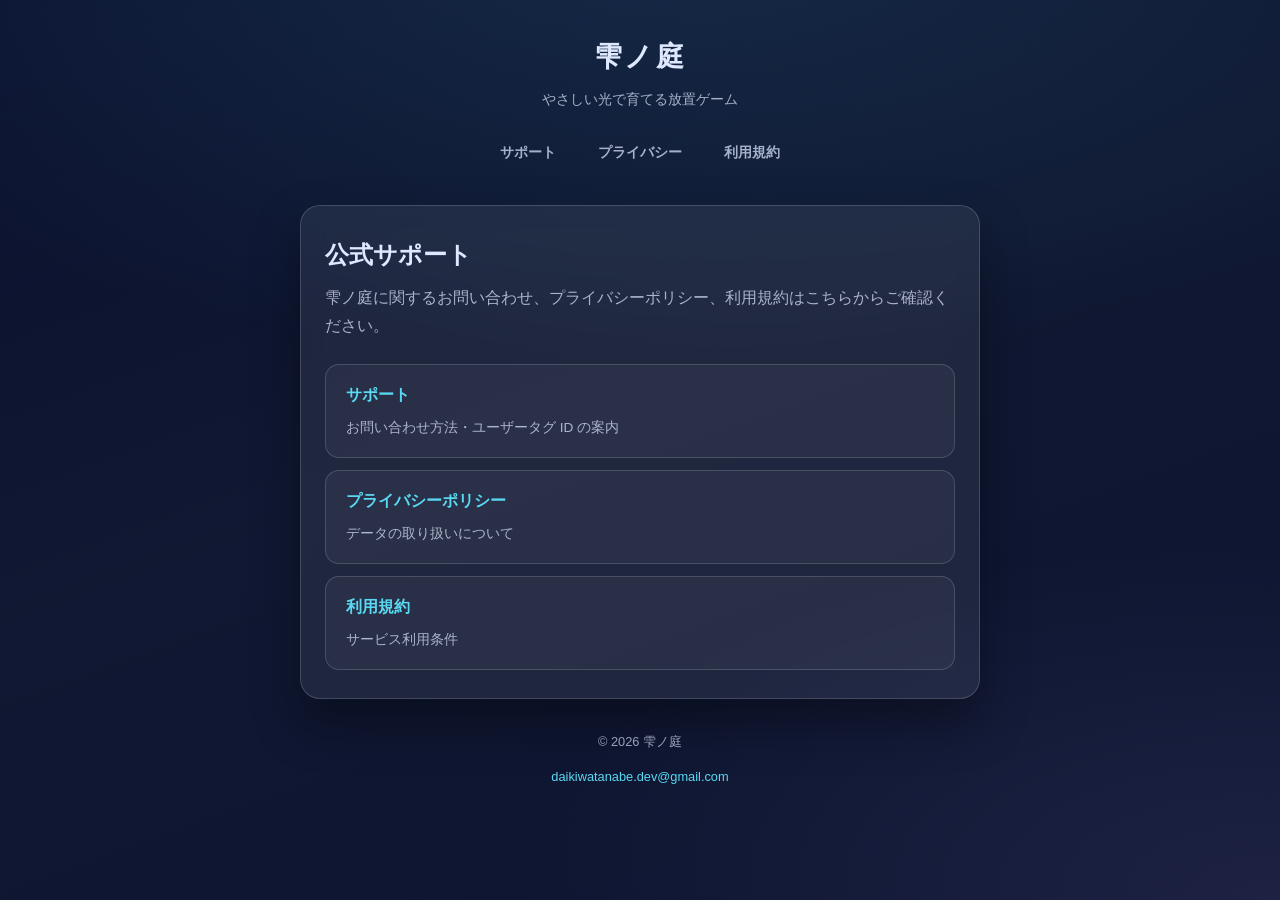
<file: index.html>
<!DOCTYPE html>
<html lang="ja">
<head>
  <meta charset="utf-8">
  <meta name="viewport" content="width=device-width, initial-scale=1">
  <meta name="description" content="雫ノ庭 - 公式サポート・法務情報">
  <title>雫ノ庭</title>
  <link rel="stylesheet" href="legal.css?v=2">
</head>
<body>
  <div class="page">
    <header class="site-header">
      <p class="site-logo">雫ノ庭</p>
      <p class="site-tagline">やさしい光で育てる放置ゲーム</p>
      <nav class="site-nav" aria-label="法務ページ">
        <a href="support.html">サポート</a>
        <a href="privacy.html">プライバシー</a>
        <a href="terms.html">利用規約</a>
      </nav>
    </header>

    <main class="card">
      <h1>公式サポート</h1>
      <p>雫ノ庭に関するお問い合わせ、プライバシーポリシー、利用規約はこちらからご確認ください。</p>

      <div class="link-grid">
        <a class="link-card" href="support.html">
          <strong>サポート</strong>
          <span>お問い合わせ方法・ユーザータグ ID の案内</span>
        </a>
        <a class="link-card" href="privacy.html">
          <strong>プライバシーポリシー</strong>
          <span>データの取り扱いについて</span>
        </a>
        <a class="link-card" href="terms.html">
          <strong>利用規約</strong>
          <span>サービス利用条件</span>
        </a>
      </div>
    </main>

    <footer class="site-footer">
      <p>&copy; 2026 雫ノ庭</p>
      <p><a href="mailto:daikiwatanabe.dev@gmail.com">daikiwatanabe.dev@gmail.com</a></p>
    </footer>
  </div>
</body>
</html>
</file>
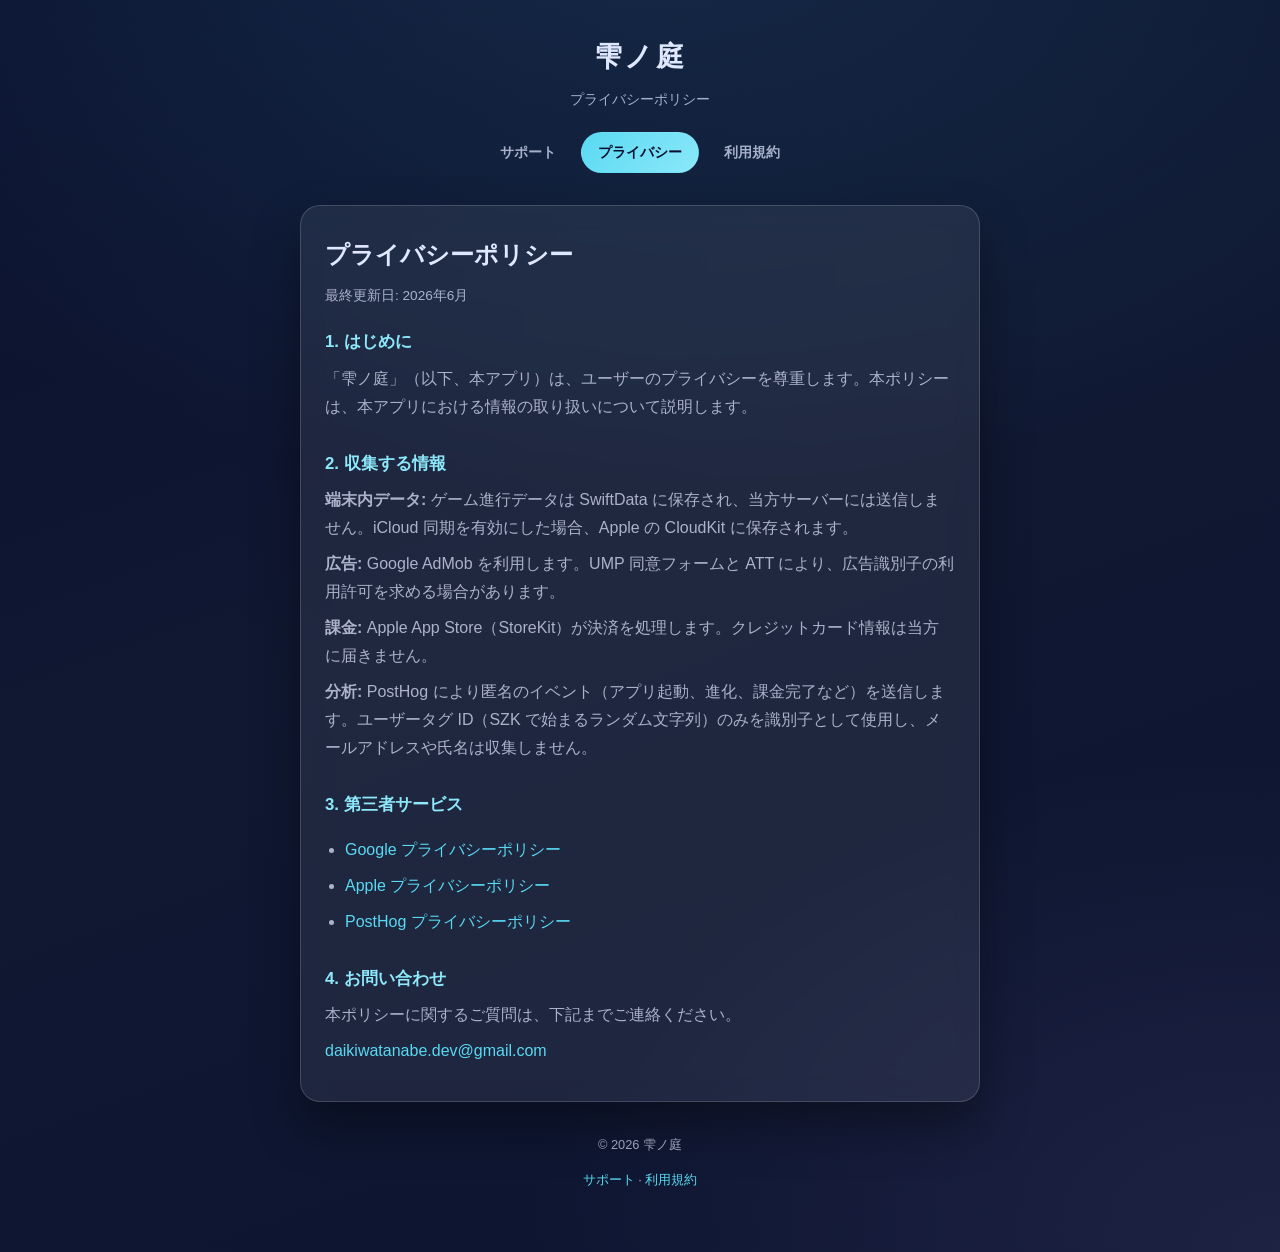
<file: privacy.html>
<!DOCTYPE html>
<html lang="ja">
<head>
  <meta charset="utf-8">
  <meta name="viewport" content="width=device-width, initial-scale=1">
  <meta name="description" content="雫ノ庭のプライバシーポリシー">
  <title>雫ノ庭 - プライバシーポリシー</title>
  <link rel="stylesheet" href="legal.css?v=2">
</head>
<body>
  <div class="page">
    <header class="site-header">
      <p class="site-logo">雫ノ庭</p>
      <p class="site-tagline">プライバシーポリシー</p>
      <nav class="site-nav" aria-label="法務ページ">
        <a href="support.html">サポート</a>
        <a href="privacy.html" class="active">プライバシー</a>
        <a href="terms.html">利用規約</a>
      </nav>
    </header>

    <main class="card">
      <h1>プライバシーポリシー</h1>
      <p class="meta">最終更新日: 2026年6月</p>

      <h2>1. はじめに</h2>
      <p>「雫ノ庭」（以下、本アプリ）は、ユーザーのプライバシーを尊重します。本ポリシーは、本アプリにおける情報の取り扱いについて説明します。</p>

      <h2>2. 収集する情報</h2>
      <p><strong>端末内データ:</strong> ゲーム進行データは SwiftData に保存され、当方サーバーには送信しません。iCloud 同期を有効にした場合、Apple の CloudKit に保存されます。</p>
      <p><strong>広告:</strong> Google AdMob を利用します。UMP 同意フォームと ATT により、広告識別子の利用許可を求める場合があります。</p>
      <p><strong>課金:</strong> Apple App Store（StoreKit）が決済を処理します。クレジットカード情報は当方に届きません。</p>
      <p><strong>分析:</strong> PostHog により匿名のイベント（アプリ起動、進化、課金完了など）を送信します。ユーザータグ ID（SZK で始まるランダム文字列）のみを識別子として使用し、メールアドレスや氏名は収集しません。</p>

      <h2>3. 第三者サービス</h2>
      <ul>
        <li><a href="https://policies.google.com/privacy" rel="noopener noreferrer" target="_blank">Google プライバシーポリシー</a></li>
        <li><a href="https://www.apple.com/legal/privacy/" rel="noopener noreferrer" target="_blank">Apple プライバシーポリシー</a></li>
        <li><a href="https://posthog.com/privacy" rel="noopener noreferrer" target="_blank">PostHog プライバシーポリシー</a></li>
      </ul>

      <h2>4. お問い合わせ</h2>
      <p>本ポリシーに関するご質問は、下記までご連絡ください。</p>
      <p><a href="mailto:daikiwatanabe.dev@gmail.com">daikiwatanabe.dev@gmail.com</a></p>
    </main>

    <footer class="site-footer">
      <p>&copy; 2026 雫ノ庭</p>
      <p><a href="support.html">サポート</a> · <a href="terms.html">利用規約</a></p>
    </footer>
  </div>
</body>
</html>
</file>
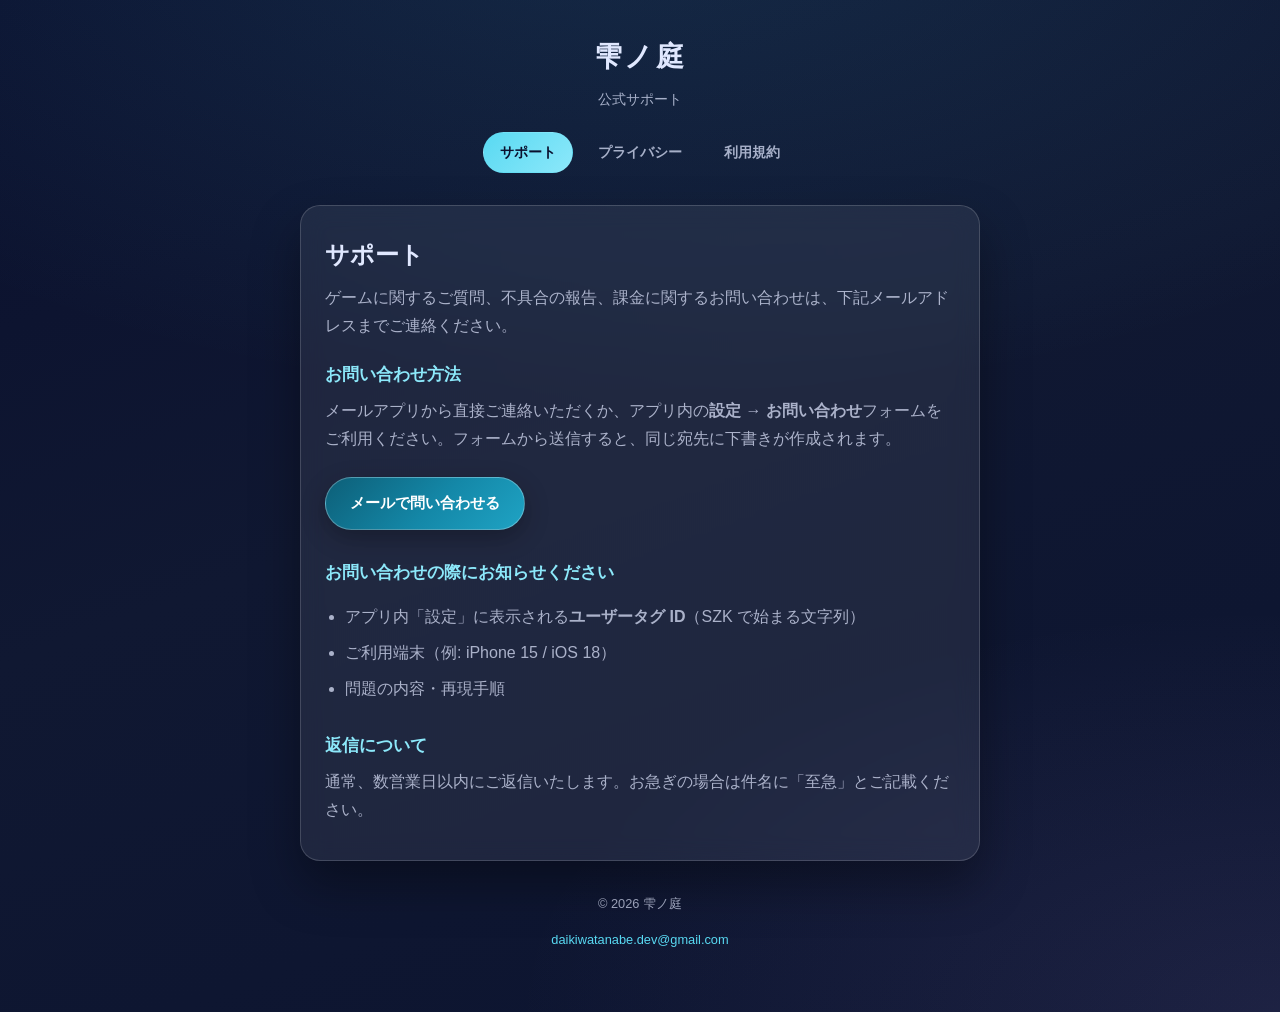
<file: support.html>
<!DOCTYPE html>
<html lang="ja">
<head>
  <meta charset="utf-8">
  <meta name="viewport" content="width=device-width, initial-scale=1">
  <meta name="description" content="雫ノ庭のサポート・お問い合わせ">
  <title>雫ノ庭 - サポート</title>
  <link rel="stylesheet" href="legal.css?v=2">
</head>
<body>
  <div class="page">
    <header class="site-header">
      <p class="site-logo">雫ノ庭</p>
      <p class="site-tagline">公式サポート</p>
      <nav class="site-nav" aria-label="法務ページ">
        <a href="support.html" class="active">サポート</a>
        <a href="privacy.html">プライバシー</a>
        <a href="terms.html">利用規約</a>
      </nav>
    </header>

    <main class="card">
      <h1>サポート</h1>
      <p>ゲームに関するご質問、不具合の報告、課金に関するお問い合わせは、下記メールアドレスまでご連絡ください。</p>

      <h2>お問い合わせ方法</h2>
      <p>メールアプリから直接ご連絡いただくか、アプリ内の<strong>設定 → お問い合わせ</strong>フォームをご利用ください。フォームから送信すると、同じ宛先に下書きが作成されます。</p>

      <a class="btn-primary" href="mailto:daikiwatanabe.dev@gmail.com?subject=%E3%80%90%E9%9B%AB%E3%83%8E%E5%BA%AD%E3%80%91%E3%81%8A%E5%95%8F%E3%81%84%E5%90%88%E3%82%8F%E3%81%9B">メールで問い合わせる</a>

      <h2>お問い合わせの際にお知らせください</h2>
      <ul>
        <li>アプリ内「設定」に表示される<strong>ユーザータグ ID</strong>（SZK で始まる文字列）</li>
        <li>ご利用端末（例: iPhone 15 / iOS 18）</li>
        <li>問題の内容・再現手順</li>
      </ul>

      <h2>返信について</h2>
      <p>通常、数営業日以内にご返信いたします。お急ぎの場合は件名に「至急」とご記載ください。</p>
    </main>

    <footer class="site-footer">
      <p>&copy; 2026 雫ノ庭</p>
      <p><a href="mailto:daikiwatanabe.dev@gmail.com">daikiwatanabe.dev@gmail.com</a></p>
    </footer>
  </div>
</body>
</html>
</file>
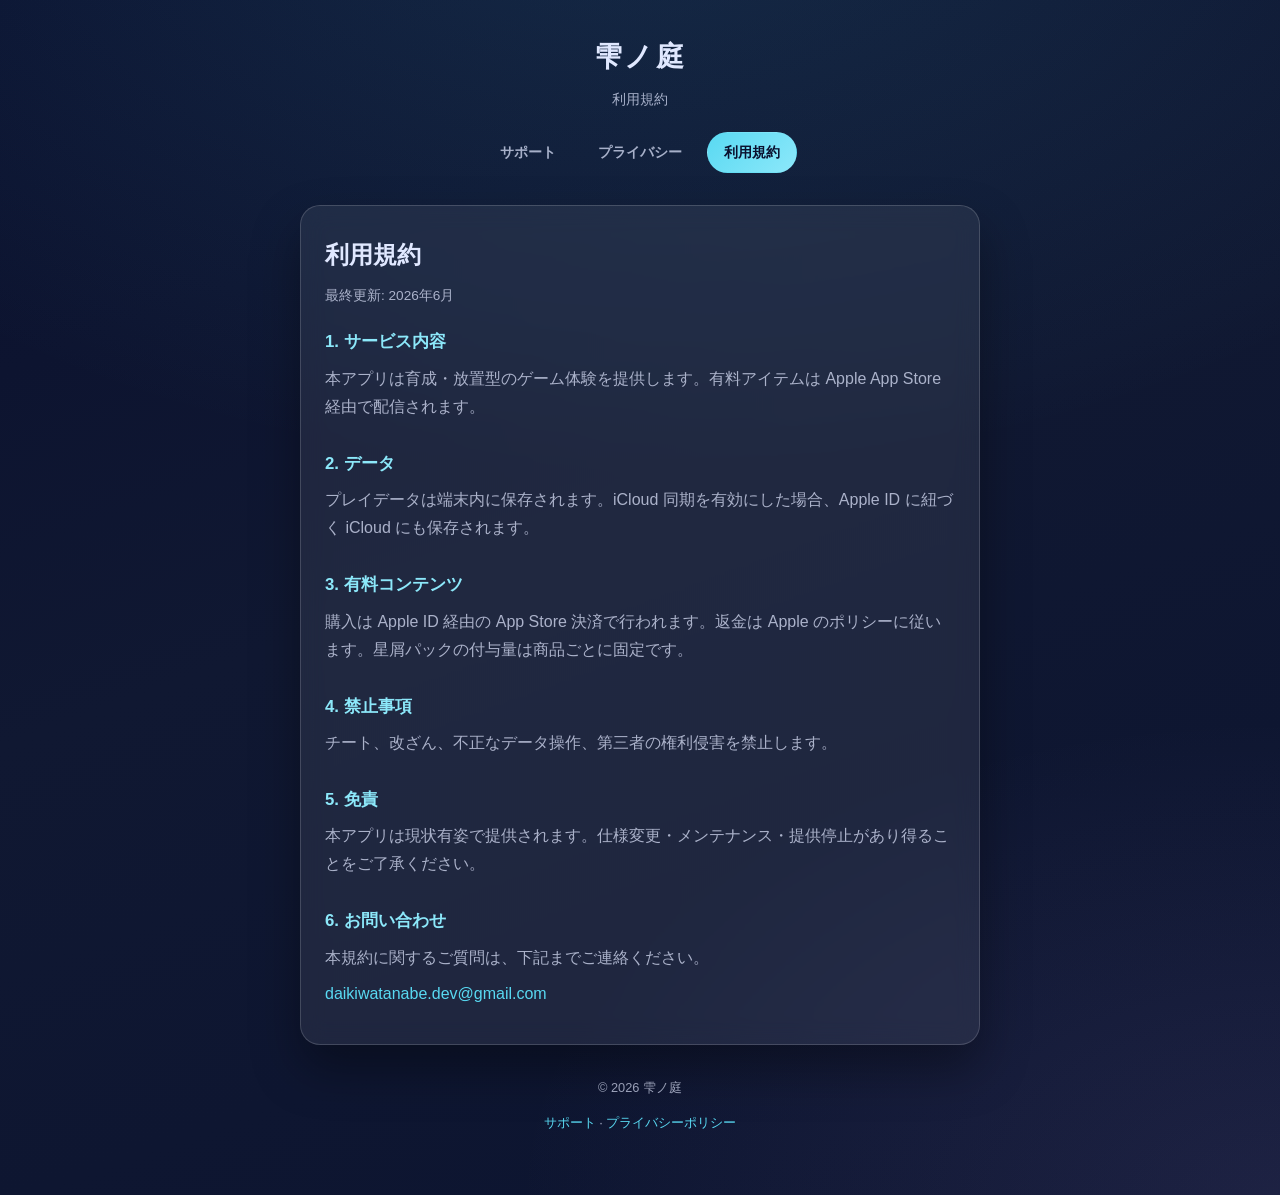
<file: terms.html>
<!DOCTYPE html>
<html lang="ja">
<head>
  <meta charset="utf-8">
  <meta name="viewport" content="width=device-width, initial-scale=1">
  <meta name="description" content="雫ノ庭の利用規約">
  <title>雫ノ庭 - 利用規約</title>
  <link rel="stylesheet" href="legal.css?v=2">
</head>
<body>
  <div class="page">
    <header class="site-header">
      <p class="site-logo">雫ノ庭</p>
      <p class="site-tagline">利用規約</p>
      <nav class="site-nav" aria-label="法務ページ">
        <a href="support.html">サポート</a>
        <a href="privacy.html">プライバシー</a>
        <a href="terms.html" class="active">利用規約</a>
      </nav>
    </header>

    <main class="card">
      <h1>利用規約</h1>
      <p class="meta">最終更新: 2026年6月</p>

      <h2>1. サービス内容</h2>
      <p>本アプリは育成・放置型のゲーム体験を提供します。有料アイテムは Apple App Store 経由で配信されます。</p>

      <h2>2. データ</h2>
      <p>プレイデータは端末内に保存されます。iCloud 同期を有効にした場合、Apple ID に紐づく iCloud にも保存されます。</p>

      <h2>3. 有料コンテンツ</h2>
      <p>購入は Apple ID 経由の App Store 決済で行われます。返金は Apple のポリシーに従います。星屑パックの付与量は商品ごとに固定です。</p>

      <h2>4. 禁止事項</h2>
      <p>チート、改ざん、不正なデータ操作、第三者の権利侵害を禁止します。</p>

      <h2>5. 免責</h2>
      <p>本アプリは現状有姿で提供されます。仕様変更・メンテナンス・提供停止があり得ることをご了承ください。</p>

      <h2>6. お問い合わせ</h2>
      <p>本規約に関するご質問は、下記までご連絡ください。</p>
      <p><a href="mailto:daikiwatanabe.dev@gmail.com">daikiwatanabe.dev@gmail.com</a></p>
    </main>

    <footer class="site-footer">
      <p>&copy; 2026 雫ノ庭</p>
      <p><a href="support.html">サポート</a> · <a href="privacy.html">プライバシーポリシー</a></p>
    </footer>
  </div>
</body>
</html>
</file>
<file: legal.css>
:root {
  --bg-deep: #0a102e;
  --bg-mid: #101832;
  --bg-card: rgba(255, 255, 255, 0.07);
  --border: rgba(255, 255, 255, 0.16);
  --text: #e0e8ff;
  --text-muted: rgba(224, 232, 255, 0.72);
  --aqua: #59d9f2;
  --aqua-soft: #8ce8fa;
  --purple: #b89eeb;
  --shadow: 0 24px 48px rgba(0, 0, 0, 0.35);
}

* {
  box-sizing: border-box;
}

body {
  margin: 0;
  min-height: 100vh;
  font-family: -apple-system, BlinkMacSystemFont, "Hiragino Sans", "Yu Gothic UI", sans-serif;
  line-height: 1.75;
  color: var(--text);
  background:
    radial-gradient(ellipse 80% 50% at 50% -10%, rgba(89, 217, 242, 0.12), transparent),
    radial-gradient(ellipse 60% 40% at 100% 100%, rgba(184, 158, 235, 0.1), transparent),
    linear-gradient(160deg, var(--bg-deep) 0%, var(--bg-mid) 45%, #0c1430 100%);
}

.page {
  max-width: 720px;
  margin: 0 auto;
  padding: 2rem 1.25rem 3rem;
}

.site-header {
  text-align: center;
  margin-bottom: 2rem;
}

.site-logo {
  font-size: 1.75rem;
  font-weight: 700;
  letter-spacing: 0.08em;
  color: var(--text);
  margin: 0 0 0.35rem;
}

.site-tagline {
  margin: 0;
  font-size: 0.9rem;
  color: var(--text-muted);
}

.site-nav {
  display: flex;
  justify-content: center;
  flex-wrap: wrap;
  gap: 0.5rem;
  margin-top: 1.25rem;
}

.site-nav a {
  padding: 0.45rem 1rem;
  border-radius: 999px;
  font-size: 0.875rem;
  font-weight: 600;
  text-decoration: none;
  color: var(--text-muted);
  border: 1px solid transparent;
  transition: color 0.15s, border-color 0.15s, background 0.15s;
}

.site-nav a:hover {
  color: var(--aqua-soft);
  border-color: var(--border);
  background: rgba(255, 255, 255, 0.04);
}

.site-nav a.active {
  color: var(--bg-deep);
  background: linear-gradient(135deg, var(--aqua) 0%, var(--aqua-soft) 100%);
  border-color: transparent;
}

.card {
  background: var(--bg-card);
  border: 1px solid var(--border);
  border-radius: 20px;
  padding: 1.75rem 1.5rem;
  box-shadow: var(--shadow);
  backdrop-filter: blur(12px);
  -webkit-backdrop-filter: blur(12px);
}

.card h1 {
  margin: 0 0 0.5rem;
  font-size: 1.5rem;
  font-weight: 700;
  color: var(--text);
}

.card h2 {
  margin: 1.75rem 0 0.5rem;
  font-size: 1.05rem;
  font-weight: 600;
  color: var(--aqua-soft);
}

.card h2:first-of-type {
  margin-top: 1.25rem;
}

.card p,
.card li {
  color: var(--text-muted);
  margin: 0.5rem 0;
}

.card ul {
  padding-left: 1.25rem;
}

.card a {
  color: var(--aqua);
  text-decoration: none;
}

.card a:hover {
  color: var(--aqua-soft);
  text-decoration: underline;
}

.meta {
  font-size: 0.85rem;
  color: var(--text-muted);
  margin-bottom: 0.5rem;
}

.btn-primary,
.card a.btn-primary,
.card a.btn-primary:link,
.card a.btn-primary:visited {
  display: inline-block;
  margin-top: 1rem;
  padding: 0.75rem 1.5rem;
  border-radius: 999px;
  font-size: 0.95rem;
  font-weight: 700;
  text-decoration: none;
  color: #ffffff !important;
  -webkit-text-fill-color: #ffffff;
  background: linear-gradient(135deg, #0d5f78 0%, #1488a8 55%, #1fa3c4 100%);
  border: 1px solid rgba(255, 255, 255, 0.28);
  box-shadow: 0 8px 24px rgba(0, 0, 0, 0.28);
  transition: transform 0.15s, box-shadow 0.15s, background 0.15s;
}

.btn-primary:hover,
.card a.btn-primary:hover,
.card a.btn-primary:active {
  color: #ffffff !important;
  -webkit-text-fill-color: #ffffff;
  transform: translateY(-1px);
  background: linear-gradient(135deg, #106a84 0%, #1896b8 55%, #28b0d4 100%);
  box-shadow: 0 12px 28px rgba(89, 217, 242, 0.3);
  text-decoration: none;
}

.link-grid {
  display: grid;
  gap: 0.75rem;
  margin-top: 1.5rem;
}

.link-card {
  display: block;
  padding: 1rem 1.25rem;
  border-radius: 14px;
  border: 1px solid var(--border);
  background: rgba(255, 255, 255, 0.04);
  text-decoration: none;
  color: var(--text);
  transition: border-color 0.15s, background 0.15s;
}

.link-card:hover {
  border-color: rgba(89, 217, 242, 0.4);
  background: rgba(89, 217, 242, 0.08);
  text-decoration: none;
}

.link-card strong {
  display: block;
  font-size: 1rem;
  margin-bottom: 0.25rem;
}

.link-card span {
  font-size: 0.85rem;
  color: var(--text-muted);
}

.site-footer {
  margin-top: 2rem;
  text-align: center;
  font-size: 0.8rem;
  color: var(--text-muted);
}

.site-footer a {
  color: var(--aqua);
  text-decoration: none;
}

.site-footer a:hover {
  text-decoration: underline;
}

@media (max-width: 480px) {
  .page {
    padding: 1.5rem 1rem 2.5rem;
  }

  .card {
    padding: 1.25rem 1rem;
  }

  .site-logo {
    font-size: 1.5rem;
  }
}
</file>
